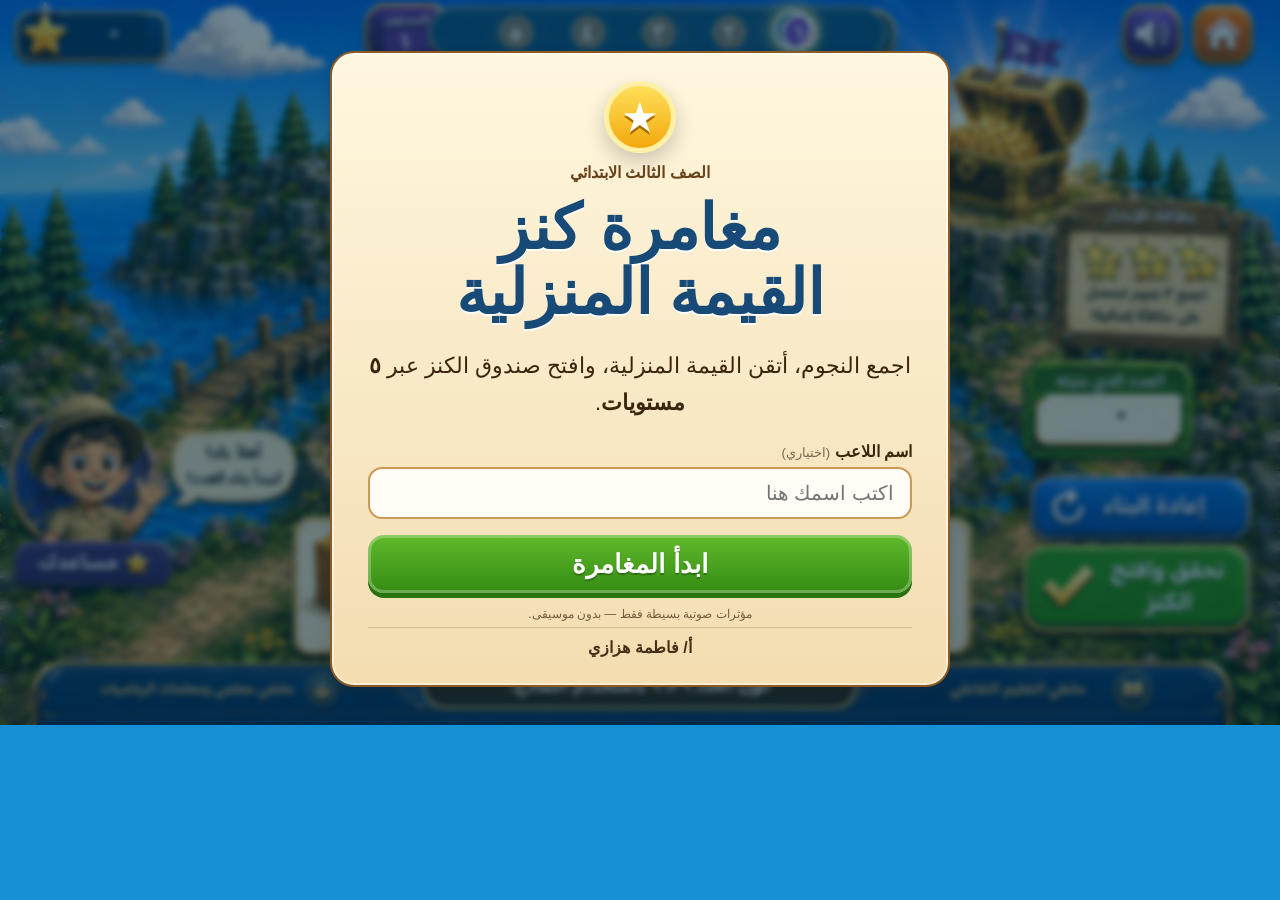
<file: index.html>
<!doctype html>
<html lang="ar" dir="rtl">
<head>
  <meta charset="utf-8">
  <meta name="viewport" content="width=device-width,initial-scale=1,viewport-fit=cover">
  <meta name="theme-color" content="#157bbf">
  <meta name="apple-mobile-web-app-capable" content="yes">
  <meta name="apple-mobile-web-app-status-bar-style" content="black-translucent">
  <meta name="apple-mobile-web-app-title" content="كنز القيمة">
  <meta name="description" content="مغامرة كنز القيمة المنزلية - لعبة تفاعلية للصف الثالث الابتدائي - V2.5 متجاوبة مع الجوال">
  <title>مغامرة كنز القيمة المنزلية</title>
  <link rel="manifest" href="manifest.webmanifest">
  <link rel="icon" href="assets/icon-192.png">
  <link rel="stylesheet" href="styles.css">
</head>
<body>
<main class="app" id="app" aria-label="مغامرة كنز القيمة المنزلية">
  <section class="stage" id="stage" aria-label="لوحة اللعبة التفاعلية">
    <div class="screen-shade" id="screenShade" aria-hidden="true"></div>

    <!-- مناطق ديناميكية مضبوطة فوق الصورة -->
    <div class="score-box ui-panel" aria-label="النقاط"><span class="score-star">★</span><span id="scoreDisplay">٠</span></div>
    <div class="level-badge ui-panel"><small>المستوى</small><strong id="levelDisplay">١</strong></div>
    <div class="progress" id="progress" aria-label="التقدم في المستويات"></div>

    <section class="target-card parchment" id="targetCard">
      <span id="targetLabel">العدد المطلوب</span>
      <strong id="targetDisplay">٤٢٧</strong>
    </section>

    <div class="built-card" id="builtCard">
      <small>العدد الذي بنيته</small>
      <strong id="builtDisplay">٠</strong>
    </div>

    <div class="count-badge" id="countThousands" data-place="thousands" role="button" tabindex="0" aria-label="عدد نماذج الألوف. اضغط لتقليل نموذج واحد">٠</div>
    <div class="count-badge" id="countHundreds" data-place="hundreds" role="button" tabindex="0" aria-label="عدد نماذج المئات. اضغط لتقليل نموذج واحد">٠</div>
    <div class="count-badge" id="countTens" data-place="tens" role="button" tabindex="0" aria-label="عدد نماذج العشرات. اضغط لتقليل نموذج واحد">٠</div>
    <div class="count-badge" id="countOnes" data-place="ones" role="button" tabindex="0" aria-label="عدد نماذج الآحاد. اضغط لتقليل نموذج واحد">٠</div>

    <button id="doorThousands" class="hit door" type="button" data-place="thousands" aria-label="باب الألوف"></button>
    <button id="doorHundreds" class="hit door" type="button" data-place="hundreds" aria-label="باب المئات"></button>
    <button id="doorTens" class="hit door" type="button" data-place="tens" aria-label="باب العشرات"></button>
    <button id="doorOnes" class="hit door" type="button" data-place="ones" aria-label="باب الآحاد"></button>

    <button id="modelThousands" class="hit model" type="button" data-model="thousands" aria-label="بطاقة نموذج الألف"></button>
    <button id="modelHundreds" class="hit model" type="button" data-model="hundreds" aria-label="بطاقة نموذج المئة"></button>
    <button id="modelTens" class="hit model" type="button" data-model="tens" aria-label="بطاقة نموذج العشرة"></button>
    <button id="modelOnes" class="hit model" type="button" data-model="ones" aria-label="بطاقة نموذج الواحد"></button>

    <!-- طبقة تغطي الصندوق المفتوح وتتحرك لتوحي بفتحه -->
    <div class="chest-effect" id="chestEffect" aria-hidden="true">
      <div class="chest-glow"></div>
      <div class="chest-lid"></div>
    </div>

    <section class="quiz-panel parchment" id="quizPanel" aria-live="polite" hidden>
      <div class="quiz-kicker" id="quizKicker">الصيغة القياسية</div>
      <h2 id="quizQuestion">اختر الإجابة الصحيحة</h2>
      <div class="quiz-prompt" id="quizPrompt"></div>
      <div class="options" id="options"></div>
      <div class="quiz-status" id="quizStatus"></div>
    </section>

    <button id="resetBtn" class="action reset" type="button">↻ إعادة البناء</button>
    <button id="checkBtn" class="action check" type="button">✓ تحقق وافتح الكنز</button>
    <button id="homeBtn" class="icon-hit" type="button" aria-label="العودة إلى شاشة البداية"></button>
    <button id="soundBtn" class="icon-hit" type="button" aria-label="تشغيل أو إيقاف المؤثرات الصوتية"></button>

    <div class="current-stars" id="currentStars" aria-label="نجوم المستوى">
      <span>★</span><span>★</span><span>★</span>
    </div>

    <div class="toast" id="toast" role="status" aria-live="polite"></div>
    <div class="confetti" id="confetti" aria-hidden="true"></div>

    <!-- شاشة البداية -->
    <section class="modal-screen start-screen" id="startScreen" aria-labelledby="startTitle">
      <div class="start-card parchment">
        <div class="treasure-mark">★</div>
        <p class="eyebrow">الصف الثالث الابتدائي</p>
        <h1 id="startTitle">مغامرة كنز<br>القيمة المنزلية</h1>
        <p class="start-copy">اجمع النجوم، أتقن القيمة المنزلية، وافتح صندوق الكنز عبر <b>٥ مستويات</b>.</p>
        <label class="name-label" for="studentName">اسم اللاعب <span>(اختياري)</span></label>
        <input id="studentName" class="name-input" type="text" maxlength="40" autocomplete="name" placeholder="اكتب اسمك هنا">
        <button id="startBtn" class="big-start" type="button">ابدأ المغامرة</button>
        <p class="sound-note">مؤثرات صوتية بسيطة فقط — بدون موسيقى.</p>
        <div class="signature">أ/ فاطمة هزازي</div>
      </div>
    </section>

    <!-- شاشة نجاح المستوى -->
    <section class="modal-screen reward-screen" id="rewardScreen" hidden aria-labelledby="rewardTitle">
      <div class="reward-card parchment">
        <div class="reward-icon">🏆</div>
        <h2 id="rewardTitle">أحسنت!</h2>
        <p id="rewardMessage">فتحت كنز المستوى.</p>
        <div class="reward-stars" id="rewardStars">★★★</div>
        <p class="reward-score">النقاط: <strong id="rewardScore">٠</strong></p>
        <button id="nextBtn" class="big-start" type="button">المستوى التالي</button>
      </div>
    </section>

    <!-- الشهادة النهائية -->
    <section class="modal-screen certificate-screen" id="certificateScreen" hidden aria-labelledby="certificateTitle">
      <div class="certificate" id="certificate">
        <div class="cert-stars">★ ★ ★</div>
        <p class="cert-top">شهادة إنجاز</p>
        <h2 id="certificateTitle">بطل القيمة المنزلية</h2>
        <p>تُمنح هذه الشهادة إلى</p>
        <div class="student-line" id="certificateName">بطل الرياضيات</div>
        <p>لإتمام جميع مستويات <b>مغامرة كنز القيمة المنزلية</b> بنجاح</p>
        <div class="cert-stats">
          <span>النقاط <strong id="certificateScore">٠</strong></span>
          <span>النجوم <strong id="certificateStars">٠</strong></span>
        </div>
        <p class="cert-date" id="certificateDate"></p>
        <div class="cert-sign">إشراف: أ/ فاطمة هزازي</div>
        <div class="cert-footer">ملتقى التعليم التفاعلي • ملتقى معلمي ومعلمات الرياضيات</div>
        <div class="certificate-actions no-print">
          <button id="printBtn" type="button">طباعة الشهادة</button>
          <button id="replayBtn" type="button">مغامرة جديدة</button>
        </div>
      </div>
    </section>
  </section>

</main>
  <!-- إرشاد تلقائي للجوال عند فتح اللعبة عموديًا -->
  <section class="orientation-gate" id="orientationGate" aria-label="توجيه وضع الجوال">
    <div class="orientation-card">
      <div class="rotate-device" aria-hidden="true">
        <span class="phone-shape"></span>
        <span class="rotate-arrow">↻</span>
      </div>
      <p class="orientation-kicker">مغامرة كنز القيمة المنزلية</p>
      <h2>أدر الجوال للوضع الأفقي</h2>
      <p>ستظهر اللعبة كاملة وبحجم مناسب تلقائيًا عند تدوير الجهاز.</p>
      <div class="orientation-stars" aria-hidden="true">★ ★ ★</div>
      <small>أ/ فاطمة هزازي</small>
    </div>
  </section>

<div id="dragGhost" class="drag-ghost" aria-hidden="true"><span></span></div>
<script src="game.js"></script>
</body>
</html>
</file>
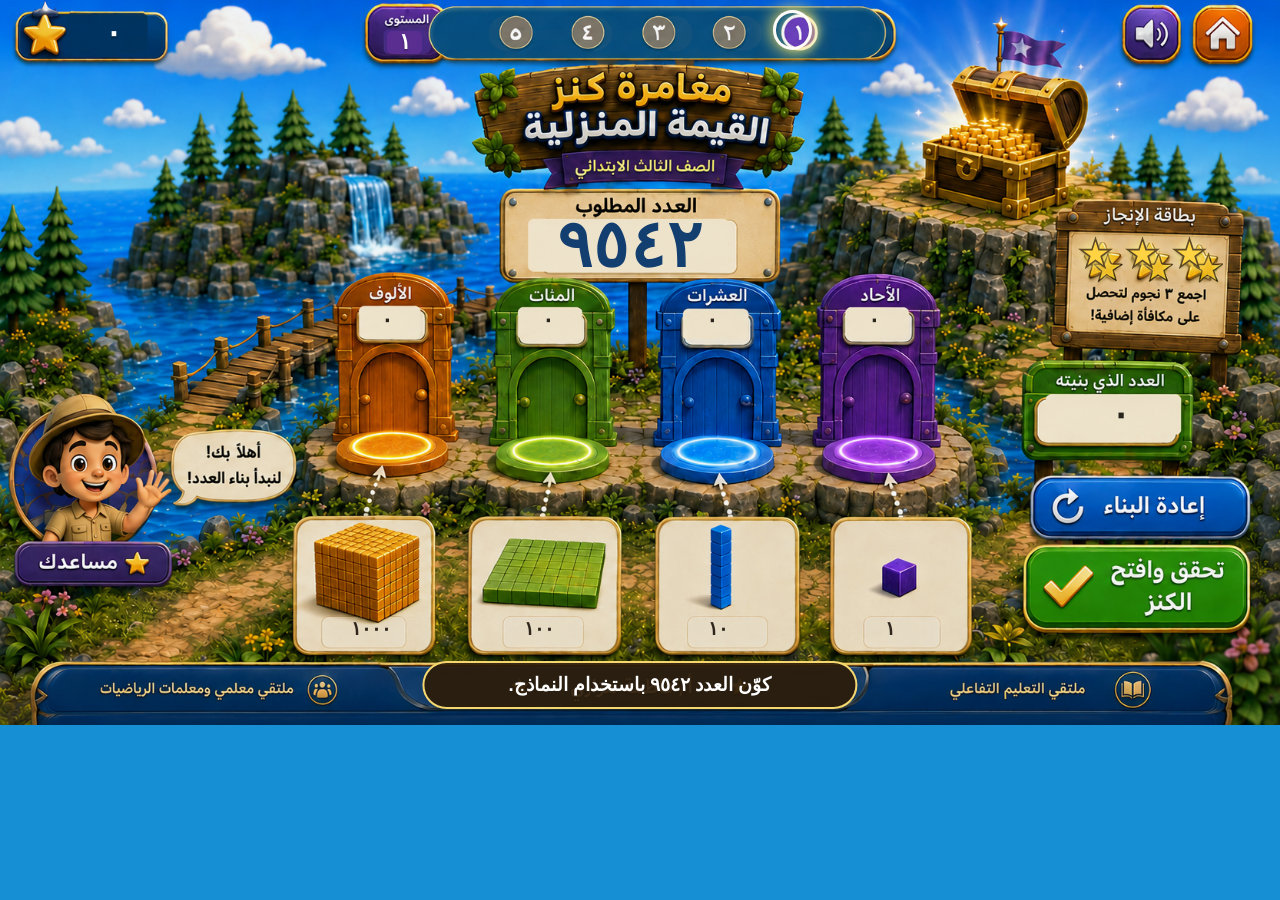
<file: test.html>
<!doctype html>
<html lang="ar" dir="rtl">
<head>
  <meta charset="utf-8">
  <meta name="viewport" content="width=device-width,initial-scale=1,viewport-fit=cover">
  <meta name="theme-color" content="#157bbf">
  <meta name="description" content="مغامرة كنز القيمة المنزلية - لعبة تفاعلية للصف الثالث الابتدائي - V2.3">
  <title>مغامرة كنز القيمة المنزلية</title>
  <link rel="manifest" href="manifest.webmanifest">
  <link rel="icon" href="assets/icon-192.png">
  <link rel="stylesheet" href="styles.css">
<style>#startScreen{display:none!important}</style></head>
<body>
<main class="app" id="app" aria-label="مغامرة كنز القيمة المنزلية">
  <section class="stage" id="stage" aria-label="لوحة اللعبة التفاعلية">
    <div class="screen-shade" id="screenShade" aria-hidden="true"></div>

    <!-- مناطق ديناميكية مضبوطة فوق الصورة -->
    <div class="score-box ui-panel" aria-label="النقاط"><span class="score-star">★</span><span id="scoreDisplay">٠</span></div>
    <div class="level-badge ui-panel"><small>المستوى</small><strong id="levelDisplay">١</strong></div>
    <div class="progress" id="progress" aria-label="التقدم في المستويات"></div>

    <section class="target-card parchment" id="targetCard">
      <span id="targetLabel">العدد المطلوب</span>
      <strong id="targetDisplay">٤٢٧</strong>
    </section>

    <div class="built-card" id="builtCard">
      <small>العدد الذي بنيته</small>
      <strong id="builtDisplay">٠</strong>
    </div>

    <div class="count-badge" id="countThousands" data-place="thousands" role="button" tabindex="0" aria-label="عدد نماذج الألوف. اضغط لتقليل نموذج واحد">٠</div>
    <div class="count-badge" id="countHundreds" data-place="hundreds" role="button" tabindex="0" aria-label="عدد نماذج المئات. اضغط لتقليل نموذج واحد">٠</div>
    <div class="count-badge" id="countTens" data-place="tens" role="button" tabindex="0" aria-label="عدد نماذج العشرات. اضغط لتقليل نموذج واحد">٠</div>
    <div class="count-badge" id="countOnes" data-place="ones" role="button" tabindex="0" aria-label="عدد نماذج الآحاد. اضغط لتقليل نموذج واحد">٠</div>

    <button id="doorThousands" class="hit door" type="button" data-place="thousands" aria-label="باب الألوف"></button>
    <button id="doorHundreds" class="hit door" type="button" data-place="hundreds" aria-label="باب المئات"></button>
    <button id="doorTens" class="hit door" type="button" data-place="tens" aria-label="باب العشرات"></button>
    <button id="doorOnes" class="hit door" type="button" data-place="ones" aria-label="باب الآحاد"></button>

    <button id="modelThousands" class="hit model" type="button" data-model="thousands" aria-label="بطاقة نموذج الألف"></button>
    <button id="modelHundreds" class="hit model" type="button" data-model="hundreds" aria-label="بطاقة نموذج المئة"></button>
    <button id="modelTens" class="hit model" type="button" data-model="tens" aria-label="بطاقة نموذج العشرة"></button>
    <button id="modelOnes" class="hit model" type="button" data-model="ones" aria-label="بطاقة نموذج الواحد"></button>

    <!-- طبقة تغطي الصندوق المفتوح وتتحرك لتوحي بفتحه -->
    <div class="chest-effect" id="chestEffect" aria-hidden="true">
      <div class="chest-glow"></div>
      <div class="chest-lid"></div>
    </div>

    <section class="quiz-panel parchment" id="quizPanel" aria-live="polite" hidden>
      <div class="quiz-kicker" id="quizKicker">الصيغة القياسية</div>
      <h2 id="quizQuestion">اختر الإجابة الصحيحة</h2>
      <div class="quiz-prompt" id="quizPrompt"></div>
      <div class="options" id="options"></div>
      <div class="quiz-status" id="quizStatus"></div>
    </section>

    <button id="resetBtn" class="action reset" type="button">↻ إعادة البناء</button>
    <button id="checkBtn" class="action check" type="button">✓ تحقق وافتح الكنز</button>
    <button id="homeBtn" class="icon-hit" type="button" aria-label="العودة إلى شاشة البداية"></button>
    <button id="soundBtn" class="icon-hit" type="button" aria-label="تشغيل أو إيقاف المؤثرات الصوتية"></button>

    <div class="current-stars" id="currentStars" aria-label="نجوم المستوى">
      <span>★</span><span>★</span><span>★</span>
    </div>

    <div class="toast" id="toast" role="status" aria-live="polite"></div>
    <div class="confetti" id="confetti" aria-hidden="true"></div>

    <!-- شاشة البداية -->
    <section class="modal-screen start-screen" id="startScreen" aria-labelledby="startTitle">
      <div class="start-card parchment">
        <div class="treasure-mark">★</div>
        <p class="eyebrow">الصف الثالث الابتدائي</p>
        <h1 id="startTitle">مغامرة كنز<br>القيمة المنزلية</h1>
        <p class="start-copy">اجمع النجوم، أتقن القيمة المنزلية، وافتح صندوق الكنز عبر <b>٥ مستويات</b>.</p>
        <label class="name-label" for="studentName">اسم اللاعب <span>(اختياري)</span></label>
        <input id="studentName" class="name-input" type="text" maxlength="40" autocomplete="name" placeholder="اكتب اسمك هنا">
        <button id="startBtn" class="big-start" type="button">ابدأ المغامرة</button>
        <p class="sound-note">مؤثرات صوتية بسيطة فقط — بدون موسيقى.</p>
        <div class="signature">أ/ فاطمة هزازي</div>
      </div>
    </section>

    <!-- شاشة نجاح المستوى -->
    <section class="modal-screen reward-screen" id="rewardScreen" hidden aria-labelledby="rewardTitle">
      <div class="reward-card parchment">
        <div class="reward-icon">🏆</div>
        <h2 id="rewardTitle">أحسنت!</h2>
        <p id="rewardMessage">فتحت كنز المستوى.</p>
        <div class="reward-stars" id="rewardStars">★★★</div>
        <p class="reward-score">النقاط: <strong id="rewardScore">٠</strong></p>
        <button id="nextBtn" class="big-start" type="button">المستوى التالي</button>
      </div>
    </section>

    <!-- الشهادة النهائية -->
    <section class="modal-screen certificate-screen" id="certificateScreen" hidden aria-labelledby="certificateTitle">
      <div class="certificate" id="certificate">
        <div class="cert-stars">★ ★ ★</div>
        <p class="cert-top">شهادة إنجاز</p>
        <h2 id="certificateTitle">بطل القيمة المنزلية</h2>
        <p>تُمنح هذه الشهادة إلى</p>
        <div class="student-line" id="certificateName">بطل الرياضيات</div>
        <p>لإتمام جميع مستويات <b>مغامرة كنز القيمة المنزلية</b> بنجاح</p>
        <div class="cert-stats">
          <span>النقاط <strong id="certificateScore">٠</strong></span>
          <span>النجوم <strong id="certificateStars">٠</strong></span>
        </div>
        <p class="cert-date" id="certificateDate"></p>
        <div class="cert-sign">إشراف: أ/ فاطمة هزازي</div>
        <div class="cert-footer">ملتقى التعليم التفاعلي • ملتقى معلمي ومعلمات الرياضيات</div>
        <div class="certificate-actions no-print">
          <button id="printBtn" type="button">طباعة الشهادة</button>
          <button id="replayBtn" type="button">مغامرة جديدة</button>
        </div>
      </div>
    </section>
  </section>

</main>

<div id="dragGhost" class="drag-ghost" aria-hidden="true"><span></span></div>
<script src="game.js"></script>
</body>
</html>
</file>
<file: styles.css>
:root{
  font-family:Tahoma,"Segoe UI",Arial,sans-serif;
  --blue:#126fae;--deep:#074b79;--gold:#ffd04e;--gold2:#ffed9c;--green:#46a71a;--ink:#3b260d;--paper:#fff0cc;
}
*{box-sizing:border-box;-webkit-tap-highlight-color:transparent}
html,body{margin:0;min-height:100%;background:linear-gradient(#148fda,#75c8e8);color:#fff}
body{padding:8px;overflow-x:hidden}
button,input{font:inherit}
button{touch-action:manipulation}
.app{width:min(100%,1450px);margin:auto}
.stage{position:relative;width:100%;aspect-ratio:1450/824;background:url('assets/treasure-bg.png') center/100% 100% no-repeat;border-radius:20px;overflow:hidden;box-shadow:0 14px 42px rgba(3,58,91,.30);user-select:none;-webkit-user-select:none;isolation:isolate}
.screen-shade{position:absolute;inset:0;background:rgba(3,43,64,.10);z-index:2;pointer-events:none;transition:background .25s}
.ui-panel,.parchment{background:linear-gradient(180deg,#fff7df,#f3ddb1);border:2px solid #8a5b27;box-shadow:inset 0 0 0 2px rgba(255,255,255,.45),0 5px 12px rgba(56,31,10,.18);color:var(--ink)}
.score-box{position:absolute;z-index:20;left:1.6%;top:1.7%;width:11.4%;height:7.3%;display:flex;align-items:center;justify-content:center;gap:9%;border-radius:15px;background:#106da9;border-color:#f6c65a;color:#fff;font-size:clamp(14px,2.5vw,39px);font-weight:900;text-shadow:0 2px 2px rgba(0,0,0,.28)}
.score-star{color:#ffd43f;filter:drop-shadow(0 2px 1px #7c4a00)}
.level-badge{position:absolute;z-index:20;left:29.2%;top:1.6%;width:6.1%;height:7.3%;border-radius:13px;background:#593194;border-color:#e0aa3b;color:#fff;display:flex;flex-direction:column;align-items:center;justify-content:center;line-height:1.05;text-shadow:0 2px 2px rgba(0,0,0,.25)}
.level-badge small{font-size:clamp(8px,.85vw,15px);font-weight:800}.level-badge strong{font-size:clamp(14px,2vw,31px)}
.progress{position:absolute;z-index:19;left:34.1%;top:1.5%;width:35.9%;height:7.4%;border-radius:999px;background:rgba(5,83,132,.92);border:2px solid rgba(255,217,97,.85);display:flex;direction:rtl;align-items:center;justify-content:space-around;padding:0 4%;box-shadow:inset 0 2px 5px rgba(255,255,255,.22)}
.progress span{width:9.2%;aspect-ratio:1;border-radius:50%;display:grid;place-items:center;background:#817d72;border:2px solid #e8d99f;color:#fff;font-weight:900;font-size:clamp(10px,1.55vw,25px);box-shadow:0 2px 5px rgba(0,0,0,.25)}
.progress span.done{background:#4aa22a}.progress span.current{background:#7445c0;box-shadow:0 0 0 3px white,0 0 18px #ffe870}
.target-card{position:absolute;z-index:18;left:39.4%;top:26.4%;width:21.0%;height:13.6%;border-radius:12px;display:flex;flex-direction:column;align-items:center;justify-content:center;padding-top:1%;text-align:center}
.target-card span{font-size:clamp(12px,1.55vw,25px);font-weight:900}.target-card strong{font-size:clamp(30px,5.25vw,83px);color:#123e70;line-height:1.02;font-weight:900;letter-spacing:.04em}
.built-card{position:absolute;z-index:18;left:82.2%;top:51.7%;width:13.2%;height:12.4%;border-radius:10px;background:linear-gradient(#3b9b2a,#256e20);border:3px solid #846022;box-shadow:inset 0 0 0 3px rgba(255,255,255,.2);display:flex;flex-direction:column;align-items:center;justify-content:center;color:#fff;text-shadow:0 2px 1px rgba(0,0,0,.24)}
.built-card small{font-size:clamp(9px,1.2vw,20px);font-weight:900}.built-card strong{margin-top:4%;width:78%;height:44%;display:grid;place-items:center;border-radius:8px;background:#fff2d9;color:#2a261e;text-shadow:none;font-size:clamp(18px,3vw,48px);border:2px solid rgba(112,70,24,.4)}
.count-badge{position:absolute;z-index:24;top:43.2%;width:4.6%;height:4.5%;border-radius:9px;background:#fff1d4;border:2px solid rgba(102,62,23,.55);display:grid;place-items:center;color:#2b271e;font-weight:900;font-size:clamp(12px,1.85vw,30px);cursor:pointer}
#countThousands{left:28.6%}#countHundreds{left:40.8%}#countTens{left:53.5%}#countOnes{left:66.0%}
.count-badge:focus-visible{outline:4px solid #fff;box-shadow:0 0 0 7px #0c85d3}
.hit{position:absolute;z-index:22;border:0;background:transparent;padding:0;cursor:pointer;outline:0}
.hit:focus-visible{box-shadow:0 0 0 4px rgba(255,255,255,.95),0 0 0 8px #f4c83d}
.door{top:38.2%;height:28.6%;width:11.1%;border-radius:18px}
#doorThousands{left:26.3%}#doorHundreds{left:38.6%}#doorTens{left:51.2%}#doorOnes{left:63.9%}
.model{top:71.6%;height:19.2%;border-radius:19px;touch-action:none}
#modelThousands{left:23.0%;width:13.0%}#modelHundreds{left:36.1%;width:14.0%}#modelTens{left:51.9%;width:11.8%}#modelOnes{left:64.8%;width:11.8%}
.model.selected{background:rgba(255,230,87,.20);box-shadow:inset 0 0 0 6px rgba(255,238,103,.95),0 0 26px #ffe25c}
.door.correct-flash{animation:correctFlash .55s ease}.door.wrong-flash{animation:wrongFlash .4s ease}.count-badge.decrease{animation:countPop .25s ease}
@keyframes correctFlash{0%,100%{box-shadow:none}50%{box-shadow:inset 0 0 0 8px #fff,0 0 38px #fff36e}}
@keyframes wrongFlash{0%,100%{transform:translateX(0)}25%{transform:translateX(-7px)}75%{transform:translateX(7px)}}
@keyframes countPop{50%{transform:scale(.78)}}
.action{position:absolute;z-index:25;border:0;color:white;font-weight:900;cursor:pointer;text-shadow:0 2px 2px rgba(0,0,0,.25);box-shadow:inset 0 0 0 3px rgba(255,255,255,.26),0 5px 10px rgba(27,31,19,.18)}
.action:focus-visible{outline:4px solid #fff;box-shadow:0 0 0 7px #ffe069}
.reset{left:81.3%;top:68.7%;width:16.6%;height:8.3%;border-radius:17px;background:linear-gradient(#2784cc,#1168b1);font-size:clamp(11px,1.65vw,27px)}
.check{left:81.3%;top:78.2%;width:16.7%;height:13.2%;border-radius:20px;background:linear-gradient(#63b82a,#2b8b10);font-size:clamp(13px,2vw,33px);padding:0 1.5%}
.icon-hit{position:absolute;z-index:27;top:1.4%;width:5.3%;height:8.1%;border:0;background:transparent;border-radius:50%;cursor:pointer;color:transparent}
#soundBtn{left:87.1%}#homeBtn{left:93.4%}
.icon-hit:focus-visible{outline:4px solid white;box-shadow:0 0 0 7px #ffd353}
.current-stars{position:absolute;z-index:24;left:85.4%;top:34.1%;width:12%;height:7%;display:flex;align-items:center;justify-content:space-around;direction:ltr;pointer-events:none}
.current-stars span{font-size:clamp(18px,3vw,48px);color:#908d84;-webkit-text-stroke:1.5px #5e4b25;text-shadow:0 2px 2px rgba(0,0,0,.23);transition:.22s}
.current-stars span.on{color:#ffd342;transform:scale(1.07);filter:drop-shadow(0 0 5px #fff28b)}
.chest-effect{position:absolute;z-index:16;left:73.3%;top:8.5%;width:13.8%;height:21%;pointer-events:none;transform-origin:center bottom}
.chest-lid{position:absolute;left:6%;top:36%;width:89%;height:34%;border:6px solid #e7a817;border-radius:34px 34px 9px 9px;background:linear-gradient(#784119,#4d270e);box-shadow:inset 0 0 0 4px #9d5f20,0 6px 8px rgba(0,0,0,.24);transform-origin:50% 100%;transition:transform .65s cubic-bezier(.2,.8,.25,1),opacity .4s}
.chest-glow{position:absolute;inset:10% -10% -4%;border-radius:50%;opacity:0;background:radial-gradient(circle,rgba(255,235,79,.75),rgba(255,199,23,.2) 40%,transparent 70%);filter:blur(4px);transition:opacity .35s}
.chest-effect.open .chest-lid{transform:perspective(420px) rotateX(-118deg) translateY(-10%);opacity:.08}.chest-effect.open .chest-glow{opacity:1;animation:glowPulse .8s ease 2}
@keyframes glowPulse{50%{transform:scale(1.12);opacity:1}}
.quiz-panel{position:absolute;z-index:40;left:23.4%;top:23.8%;width:56.3%;min-height:54.5%;border-radius:18px;padding:2.2% 3% 2.5%;display:flex;flex-direction:column;align-items:center;text-align:center}
.quiz-panel[hidden]{display:none}.quiz-kicker{display:inline-block;padding:.35em .9em;border-radius:999px;background:#5d3995;color:#fff;font-weight:900;font-size:clamp(10px,1.3vw,21px);border:2px solid #d5a847}.quiz-panel h2{font-size:clamp(18px,2.5vw,40px);margin:.35em 0 .2em}.quiz-prompt{width:100%;min-height:2.2em;display:grid;place-items:center;color:#123f6c;font-size:clamp(24px,4.2vw,66px);font-weight:900;line-height:1.45;margin:.15em 0 .4em}.quiz-prompt.words{font-size:clamp(17px,2.35vw,38px);color:#3d2813}.options{width:100%;display:grid;grid-template-columns:1fr 1fr;gap:12px}.option{min-height:64px;border-radius:15px;border:3px solid #c3954b;background:linear-gradient(#fffaf0,#f3e1bd);color:#3a2915;font-weight:900;font-size:clamp(15px,1.8vw,29px);padding:.65em .8em;cursor:pointer;box-shadow:0 5px 0 #b27b33;line-height:1.45}.option:hover{transform:translateY(-1px)}.option.correct{background:#dff7c9;border-color:#55a42b;box-shadow:0 5px 0 #3c851d}.option.wrong{animation:wrongFlash .35s;background:#ffe1d7;border-color:#c94f37}.option:focus-visible{outline:4px solid #176dab;outline-offset:2px}.quiz-status{min-height:1.8em;margin-top:12px;font-size:clamp(11px,1.3vw,20px);font-weight:900;color:#6e4a1d}
.toast{position:absolute;z-index:70;left:50%;bottom:3.6%;transform:translateX(-50%);min-width:34%;max-width:72%;padding:.6em 1em;border-radius:999px;background:rgba(45,28,10,.93);border:2px solid rgba(255,226,117,.95);font-weight:900;text-align:center;font-size:clamp(10px,1.45vw,23px);opacity:0;pointer-events:none;transition:opacity .18s}.toast.show{opacity:1}
.drag-ghost{position:fixed;z-index:9999;pointer-events:none;width:72px;height:72px;display:none;align-items:center;justify-content:center;border-radius:18px;background:rgba(255,248,220,.96);border:4px solid #efb628;box-shadow:0 12px 28px rgba(0,0,0,.28)}.drag-ghost.show{display:flex}.drag-ghost span{width:44px;height:44px;background:#f2af20;border-radius:7px;box-shadow:inset 0 0 0 2px #c78300}
.confetti{position:absolute;z-index:80;inset:0;pointer-events:none;overflow:hidden}.confetti i{position:absolute;top:-5%;width:10px;height:17px;border-radius:3px;background:var(--c);animation:fall 1.45s ease-in forwards;transform:rotate(var(--r))}@keyframes fall{to{top:105%;transform:translateX(var(--x)) rotate(570deg)}}
.modal-screen{position:absolute;z-index:100;inset:0;display:grid;place-items:center;padding:4%;background:rgba(3,43,67,.54);backdrop-filter:blur(3px)}.modal-screen[hidden]{display:none}.start-card,.reward-card{width:min(92%,620px);border-radius:24px;padding:28px 36px;text-align:center}.treasure-mark{margin:auto;width:72px;height:72px;border-radius:50%;display:grid;place-items:center;background:linear-gradient(#ffdf5a,#f2a90c);border:5px solid #fff0a6;color:white;font-size:42px;text-shadow:0 3px 0 #a76d00;box-shadow:0 8px 20px rgba(0,0,0,.2)}.eyebrow{margin:10px 0 0;color:#68421a;font-weight:900}.start-card h1{margin:.2em 0;color:#174a76;font-size:clamp(30px,5vw,62px);line-height:1.05;text-shadow:0 2px 0 #fff}.start-copy{font-size:clamp(14px,1.7vw,22px);line-height:1.7}.name-label{display:block;text-align:right;font-weight:900;margin:12px 0 6px}.name-label span{font-weight:500;font-size:.82em;color:#7a674e}.name-input{width:100%;min-height:52px;border-radius:14px;border:2px solid #c89a53;background:#fffdf6;padding:0 16px;font-size:20px;color:#34230f;outline:none}.name-input:focus{border-color:#187ebd;box-shadow:0 0 0 4px rgba(24,126,189,.18)}.big-start{margin-top:16px;width:100%;min-height:58px;border:0;border-radius:16px;background:linear-gradient(#62b92c,#338c12);color:white;font-size:clamp(18px,2vw,27px);font-weight:900;text-shadow:0 2px 1px rgba(0,0,0,.25);box-shadow:inset 0 0 0 3px rgba(255,255,255,.27),0 5px 0 #27730d;cursor:pointer}.big-start:focus-visible{outline:4px solid #126ca6}.sound-note{font-size:12px;color:#765c3f;margin:14px 0 6px}.signature{font-weight:900;color:#443017;border-top:1px solid rgba(107,68,26,.22);padding-top:10px}.reward-card{width:min(90%,500px)}.reward-icon{font-size:64px}.reward-card h2{font-size:clamp(30px,4vw,54px);color:#174a76;margin:.15em 0}.reward-card p{font-size:clamp(14px,1.7vw,23px)}.reward-stars{direction:ltr;color:#ffbf19;font-size:clamp(38px,6vw,72px);letter-spacing:.12em;text-shadow:0 2px 0 #8e5a00}.reward-score strong{font-size:1.35em;color:#174a76}
.certificate-screen{z-index:120;background:rgba(0,46,70,.72);padding:2%}.certificate{width:min(94%,850px);background:radial-gradient(circle at top,#fffef5,#f5e5b9);border:11px double #bd8424;border-radius:18px;color:#3b2a14;text-align:center;padding:32px 46px 24px;box-shadow:0 18px 45px rgba(0,0,0,.3);position:relative}.cert-stars{direction:ltr;color:#e6aa17;font-size:32px;letter-spacing:.2em}.cert-top{font-weight:900;color:#76521d;margin:.2em 0}.certificate h2{margin:.1em 0 .35em;color:#174d79;font-size:clamp(34px,5vw,64px)}.certificate p{font-size:clamp(14px,1.65vw,22px);line-height:1.65}.student-line{margin:13px auto;padding:7px 20px;width:min(88%,560px);border-bottom:3px solid #bb8b37;font-size:clamp(26px,3.5vw,46px);font-weight:900;color:#52310d}.cert-stats{display:flex;gap:18px;justify-content:center;flex-wrap:wrap;margin:18px 0}.cert-stats span{background:#fff7de;border:2px solid #d5ad63;border-radius:999px;padding:8px 18px;font-weight:900}.cert-stats strong{color:#174d79}.cert-date{color:#76521d}.cert-sign{margin-top:22px;font-weight:900;font-size:18px}.cert-footer{margin-top:9px;font-size:13px;color:#6e5c43}.certificate-actions{margin-top:22px;display:flex;gap:12px;justify-content:center;flex-wrap:wrap}.certificate-actions button{min-height:48px;border:0;border-radius:12px;padding:0 24px;color:white;font-weight:900;background:#176fab;cursor:pointer}.certificate-actions button:last-child{background:#3f9220}
body.quiz-mode .target-card,body.quiz-mode .built-card,body.quiz-mode .count-badge,body.quiz-mode .door,body.quiz-mode .model,body.quiz-mode .reset{opacity:0;pointer-events:none}
body.quiz-mode body.quiz-mode .check{display:none}
@media(max-width:780px){body{padding:4px}.stage{border-radius:9px}.options{gap:7px}.option{min-height:52px}.quiz-panel{padding:2%}.toast{max-width:90%;min-width:55%}.start-card{padding:22px}.certificate{padding:20px 18px;border-width:7px}}
@media(prefers-reduced-motion:reduce){*{animation:none!important;transition:none!important}.chest-lid{display:none}}
@media print{
  body{background:#fff;padding:0}.app{width:100%}.stage{background:none;aspect-ratio:auto;overflow:visible;box-shadow:none}.stage>*:not(.certificate-screen){display:none!important}.certificate-screen{position:static;display:block!important;background:#fff;padding:0}.certificate{width:100%;max-width:none;min-height:95vh;box-shadow:none;border:10px double #9b6d1f;display:flex;flex-direction:column;justify-content:center}.no-print{display:none!important}
}

/* ===== V2.1: ضبط بصري دقيق فوق الواجهة الأصلية ===== */
.screen-shade{background:rgba(3,43,64,.025)}

/* نستخدم عناصر الرسم الأصلية قدر الإمكان، ونغطي فقط القيم المتغيرة. */
.score-box{
  left:5.55%;top:1.78%;width:6.45%;height:6.15%;
  border:0;box-shadow:none;border-radius:9px;background:#0e6fa9;
  gap:0;font-family:Arial,"Segoe UI",sans-serif;font-size:clamp(17px,2.45vw,40px)
}
.score-star{display:none}

.level-badge{
  left:29.2%;top:1.55%;width:6.25%;height:7.2%;
  border:0;box-shadow:none;background:transparent;color:#fff
}
.level-badge small{display:none}
.level-badge strong{
  position:absolute;left:22%;right:22%;bottom:8%;height:46%;
  display:grid;place-items:center;border-radius:6px;background:#573092;
  font-family:Arial,"Segoe UI",sans-serif;font-size:clamp(13px,1.85vw,30px)
}

/* لوحة التعليمات: نترك الإطار الخشبي الأصلي ظاهرًا. */

/* بطاقة العدد المطلوب: نبقي اللوحة الأصلية ونستبدل الرقم فقط. */
.target-card{
  left:39.1%;top:26.25%;width:21.25%;height:13.8%;
  border:0;box-shadow:none;background:transparent;padding:0;pointer-events:none
}
.target-card span{display:none}
.target-card strong{
  position:absolute;left:12.8%;top:34%;width:74.4%;height:55%;
  display:grid;place-items:center;background:#f8ecd2;border-radius:8px;
  color:#123e70;font-family:Arial,"Segoe UI",sans-serif;
  font-size:clamp(31px,5.15vw,82px);line-height:1;font-weight:800;letter-spacing:.025em
}

/* لوحة العدد المبني: نحافظ على اللوحة الخضراء الأصلية ونحدث خانة الرقم فقط. */
.built-card{
  left:81.2%;top:49.75%;width:14.4%;height:14.4%;
  border:0;box-shadow:none;background:transparent;color:transparent;text-shadow:none;pointer-events:none
}
.built-card small{display:none}
.built-card strong{
  position:absolute;left:10%;top:39%;width:80%;height:39%;margin:0;
  display:grid;place-items:center;border:0;border-radius:7px;background:#f8ecd3;
  color:#27231d;font-family:Arial,"Segoe UI",sans-serif;font-size:clamp(18px,2.8vw,46px);font-weight:800
}

/* عدادات المنازل في الخانات البيضاء الموجودة أصلًا فوق الأبواب. */
.count-badge{
  top:43.05%;width:4.65%;height:4.65%;border:0;box-shadow:none;border-radius:7px;
  background:#f8ecd1;color:#2b271e;font-family:Arial,"Segoe UI",sans-serif;
  font-size:clamp(13px,1.72vw,28px);font-weight:800
}
#countThousands{left:28.55%}
#countHundreds{left:41.00%}
#countTens{left:53.86%}
#countOnes{left:66.48%}

/* توسيع مناطق الإسقاط لتشمل الباب والمنصة المضيئة تحته. */
.door{top:37.4%;height:30.4%;width:11.35%;border-radius:18px}
#doorThousands{left:25.9%}
#doorHundreds{left:38.35%}
#doorTens{left:51.15%}
#doorOnes{left:63.85%}
.door.portal-pop{animation:portalPop .42s ease}
@keyframes portalPop{50%{box-shadow:inset 0 0 0 7px rgba(255,255,255,.9),0 0 34px rgba(255,238,106,.95);transform:scale(1.025)}}

/* أزرار الصورة الأصلية هي التي تظهر؛ هذه الطبقة للنقر فقط. */
.action{background:transparent!important;color:transparent!important;text-shadow:none!important;box-shadow:none!important;border:0!important}
.action:hover{box-shadow:inset 0 0 0 4px rgba(255,255,255,.32)!important}
.action:active{transform:scale(.985)}
.reset{left:80.95%;top:67.2%;width:17.35%;height:9.1%}
.check{left:80.9%;top:77.2%;width:17.4%;height:14.1%}

/* الصندوق مرسوم ومفتوح في الخلفية؛ نضيف وهجًا وشرارات فقط بدل المستطيل البني. */
.chest-effect{left:71.7%;top:5.0%;width:17.0%;height:26.0%;z-index:17;overflow:visible}
.chest-lid{display:none!important}
.chest-glow{
  inset:5% -5% -2%;background:radial-gradient(circle at 50% 54%,rgba(255,247,143,.94),rgba(255,202,43,.38) 35%,transparent 70%);
  filter:blur(3px);mix-blend-mode:screen
}
.chest-effect::before,.chest-effect::after{
  position:absolute;left:50%;top:46%;transform:translate(-50%,-50%) scale(.45);
  opacity:0;pointer-events:none;color:#fff3a1;font-size:clamp(18px,2.3vw,38px);font-weight:900;
  text-shadow:-42px -12px 0 #ffd34d,40px -28px 0 #fff4a4,-58px 32px 0 #fff0aa,55px 28px 0 #ffc52e
}
.chest-effect::before{content:"✦"}
.chest-effect::after{content:"✦";top:58%;font-size:clamp(13px,1.65vw,27px)}
.chest-effect.open{animation:chestPulse .75s ease 2}
.chest-effect.open::before{animation:sparkBurst .9s ease-out 2}
.chest-effect.open::after{animation:sparkBurst2 .9s .12s ease-out 2}
@keyframes chestPulse{50%{transform:scale(1.045)}}
@keyframes sparkBurst{0%{opacity:0;transform:translate(-50%,-50%) scale(.2) rotate(0)}45%{opacity:1}100%{opacity:0;transform:translate(-50%,-95%) scale(1.25) rotate(25deg)}}
@keyframes sparkBurst2{0%{opacity:0;transform:translate(-50%,-50%) scale(.2) rotate(0)}45%{opacity:1}100%{opacity:0;transform:translate(-50%,-120%) scale(1.05) rotate(-25deg)}}

/* نموذج السحب يوضح قيمة البطاقة بدل مربع عام. */
.drag-ghost{width:82px;height:82px;border-radius:20px;background:rgba(255,248,220,.98);border:4px solid #efb628}
.drag-ghost span{width:auto;height:auto;background:none;box-shadow:none;border-radius:0;color:#174e7c;font-weight:900;font-family:Arial,"Segoe UI",sans-serif;font-size:22px}

/* حركة مصغرة للبطاقة عند انتقالها إلى المنزلة الصحيحة. */
.fly-model{
  position:fixed;z-index:10000;display:grid;place-items:center;pointer-events:none;
  width:62px;height:62px;border-radius:16px;background:linear-gradient(#fff7d8,#f2c24f);
  border:4px solid #fff5a8;color:#15436c;font:900 18px Arial,"Segoe UI",sans-serif;
  box-shadow:0 10px 24px rgba(0,0,0,.28);transition:transform .42s cubic-bezier(.2,.75,.2,1),opacity .42s ease
}

/* الأرقام في الواجهة دائمًا باتجاه ثابت وواضح. */
#scoreDisplay,#levelDisplay,#targetDisplay,#builtDisplay,.count-badge,.progress span,.reward-score strong,.cert-stats strong{direction:ltr;unicode-bidi:isolate}

@media(max-width:780px){
    .target-card strong{top:35%;height:54%}
}


/* ===== V2.2: واجهة نظيفة بلا لوحة تعليمات جانبية وبلا شريط سفلي ===== */
html,body{background:#168fd4}
body{padding:0}
.stage{border-radius:0;box-shadow:none}

/* العدد المطلوب على الصورة النظيفة */
.target-card{left:39.15%;top:27.05%;width:21.35%;height:12.75%}
.target-card strong{left:12.8%;top:33%;width:74.4%;height:57%}

/* خانة العدد الذي بناه الطالب */
.built-card{left:80.75%;top:51.05%;width:14.4%;height:13.4%}
.built-card strong{left:10%;top:37%;width:80%;height:40%}

/* عدادات المنازل */
.count-badge{top:43.2%}
#countThousands{left:28.45%}
#countHundreds{left:40.95%}
#countTens{left:53.70%}
#countOnes{left:66.30%}

/* الأبواب ومناطق الإسقاط */
.door{top:39.0%;height:28.7%;width:11.45%}
#doorThousands{left:25.85%}
#doorHundreds{left:38.35%}
#doorTens{left:51.10%}
#doorOnes{left:63.70%}

/* بطاقات نماذج القيمة المنزلية */
.model{top:72.1%;height:19.1%}
#modelThousands{left:23.35%;width:13.1%}
#modelHundreds{left:36.55%;width:14.1%}
#modelTens{left:51.00%;width:12.6%}
#modelOnes{left:64.65%;width:12.0%}

/* مناطق النقر على الأزرار الأصلية */
.reset{left:80.75%;top:66.8%;width:17.55%;height:9.2%}
.check{left:80.70%;top:76.8%;width:17.65%;height:13.2%}
#soundBtn{left:87.30%}
#homeBtn{left:93.25%}
.current-stars{left:85.05%;top:33.8%;width:12.1%;height:7.2%}
.chest-effect{left:71.75%;top:6.0%;width:17.4%;height:25.5%}

/* لا توجد مساحة خارجية أسفل اللعبة؛ الرسائل تظهر داخل المشهد فقط. */
.toast{bottom:2.2%}

@media(max-width:780px){
  body{padding:0}
  .stage{border-radius:0}
}


/* ===== V2.3: دمج القيم الديناميكية داخل الرسم الأصلي بلا مربعات إضافية ===== */
/* الأرقام الديناميكية تستخدم خطًا عربيًا واضحًا على ويندوز والجوال. */
.numeric-ui,
#scoreDisplay,#levelDisplay,#targetDisplay,#builtDisplay,
.count-badge,.progress span,.reward-score strong,.cert-stats strong{
  font-family:Tahoma,"Segoe UI","Geeza Pro","Noto Sans Arabic",sans-serif!important;
  font-weight:800;
  direction:ltr;
  unicode-bidi:isolate;
  font-variant-numeric:lining-nums tabular-nums;
}

/* النقاط: إلغاء المستطيل الأزرق الداخلي تمامًا، والإبقاء على رقم فقط داخل لوحة الصورة الأصلية. */
.score-box{
  left:6.25%;top:2.02%;width:5.55%;height:5.55%;
  background:transparent!important;border:0!important;box-shadow:none!important;
  border-radius:0!important;padding:0!important;display:grid;place-items:center;
  color:#fff;text-shadow:0 2px 2px rgba(0,0,0,.36);overflow:visible;
}
.score-box::before{
  content:"";position:absolute;left:42%;top:18%;width:21%;height:64%;
  border-radius:50%;background:#0e6aa5;z-index:0;pointer-events:none;
}
#scoreDisplay{position:relative;z-index:1;width:100%;text-align:center;font-size:clamp(18px,2.45vw,40px)}
.score-star{display:none!important}

/* عدادات الأبواب: لا نرسم مستطيلاً فوق اللوحة البيضاء؛ نمسح الصفر الثابت فقط في المركز. */
.count-badge{
  top:43.05%;width:4.55%;height:4.45%;
  border:0!important;box-shadow:none!important;border-radius:0!important;
  background:radial-gradient(ellipse at center,#f7ead0 0 30%,rgba(247,234,208,.98) 34%,rgba(247,234,208,0) 39%)!important;
  color:#2a251d;font-size:clamp(15px,1.78vw,29px);font-weight:800;
}
#countThousands{left:28.45%}
#countHundreds{left:40.95%}
#countTens{left:53.70%}
#countOnes{left:66.30%}
.count-badge:hover{background:radial-gradient(ellipse at center,#fff2d7 0 31%,rgba(255,242,215,.98) 35%,rgba(255,242,215,0) 40%)!important}

/* العدد الذي بناه الطالب: استخدام اللوحة الخضراء والورقة الموجودة في الصورة نفسها. */
.built-card{
  left:80.75%;top:51.05%;width:14.4%;height:13.4%;
  background:transparent!important;border:0!important;box-shadow:none!important;
  color:transparent!important;text-shadow:none!important;pointer-events:none;
}
.built-card strong{
  left:10%;top:37%;width:80%;height:40%;margin:0;
  background:radial-gradient(ellipse at center,#f8ecd3 0 20%,rgba(248,236,211,.98) 25%,rgba(248,236,211,0) 31%)!important;
  border:0!important;box-shadow:none!important;border-radius:0!important;
  color:#27231d!important;font-size:clamp(20px,2.85vw,46px);font-weight:800;
}

/* منع ظهور أي حدود/طبقات عند الضغط أو اللمس على مناطق التفاعل. */
.door,.model,.action,.icon-hit{background:transparent!important;border:0!important;box-shadow:none!important}
.door:focus:not(:focus-visible),.model:focus:not(:focus-visible),.action:focus:not(:focus-visible),.icon-hit:focus:not(:focus-visible){outline:none!important}

/* الرسائل المؤقتة لا تغطي العناصر التي عدّلناها. */
.toast{max-width:48%;bottom:2.2%}

/* ===== V2.4: خلفية نظيفة بلا أرقام ثابتة في الخانات المتغيرة ===== */
.app{width:min(100%,1666px);margin:auto}
.stage{aspect-ratio:1666/944;background-size:100% 100%;}

/* الخلفية الجديدة تحتوي اللوحات نفسها؛ نعرض القيم فقط بلا أي مستطيلات إضافية. */
.score-box{
  left:5.65%;top:1.55%;width:6.45%;height:5.95%;
  background:transparent!important;border:0!important;box-shadow:none!important;
  display:grid;place-items:center;padding:0!important;color:#fff;
}
.score-box::before{display:none!important}
#scoreDisplay{
  width:100%;text-align:center;font-size:clamp(18px,2.45vw,41px);
  line-height:1;color:#fff;text-shadow:0 2px 2px rgba(0,0,0,.38);
}

/* رقم المستوى: يغطي فقط الرقم الثابت داخل الجزء البنفسجي، دون رسم لوحة جديدة. */
.level-badge{
  left:28.8%;top:.55%;width:5.65%;height:7.55%;
  background:transparent!important;border:0!important;box-shadow:none!important;
  color:transparent!important;pointer-events:none;
}
.level-badge small{display:none!important}
.level-badge strong{
  position:absolute;left:26%;right:26%;bottom:9%;height:42%;
  display:grid;place-items:center;background:#5a2d90;border-radius:5px;
  color:#fff!important;text-shadow:0 2px 2px rgba(0,0,0,.26);
  font-size:clamp(13px,1.7vw,29px)!important;
}

/* شريط المستويات مرسوم في الخلفية؛ الطبقة الديناميكية تضيف وهج التقدم فقط. */
.progress{
  left:34.2%;top:.55%;width:35.6%;height:7.15%;padding:0 5.4%;
  background:transparent!important;border:0!important;box-shadow:none!important;
}
.progress span{
  color:transparent!important;background:transparent!important;border:0!important;
  box-shadow:none!important;width:10.6%;aspect-ratio:1;
}
.progress span.done{box-shadow:inset 0 0 0 3px rgba(116,207,73,.72)!important}
.progress span.current{box-shadow:0 0 0 3px rgba(255,255,255,.96),0 0 17px 5px rgba(255,226,95,.88)!important}

/* العدد المطلوب: الخانة البيضاء فارغة في الخلفية. */
.target-card{
  left:38.55%;top:25.55%;width:21.35%;height:12.35%;
  background:transparent!important;border:0!important;box-shadow:none!important;padding:0;
}
.target-card span{display:none!important}
.target-card strong{
  position:absolute;left:10.5%;top:31%;width:79%;height:57%;
  display:grid;place-items:center;background:transparent!important;border:0!important;box-shadow:none!important;
  color:#123e70;font-size:clamp(31px,5.05vw,82px);font-weight:900;line-height:1;
  letter-spacing:.025em;
}

/* العدد الذي بناه الطالب: الخانة البيضاء فارغة في الخلفية. */
.built-card{
  left:79.92%;top:49.75%;width:15.25%;height:12.2%;
  background:transparent!important;border:0!important;box-shadow:none!important;
  color:transparent!important;text-shadow:none!important;pointer-events:none;
}
.built-card small{display:none!important}
.built-card strong{
  position:absolute;left:9%;top:37%;width:82%;height:45%;margin:0;
  display:grid;place-items:center;background:transparent!important;border:0!important;box-shadow:none!important;
  color:#28231c!important;font-size:clamp(20px,2.7vw,46px);font-weight:900;
}

/* عدادات الأبواب: الخلفية الآن فارغة؛ نضع الرقم فقط. */
.count-badge{
  top:41.68%;width:5.1%;height:4.85%;
  background:transparent!important;border:0!important;box-shadow:none!important;border-radius:0!important;
  color:#2b261d;font-size:clamp(15px,1.75vw,29px);font-weight:900;
}
#countThousands{left:27.65%}
#countHundreds{left:40.25%}
#countTens{left:53.05%}
#countOnes{left:65.72%}
.count-badge:hover{background:transparent!important}

/* قيم بطاقات النماذج حُذفت من الخلفية أيضًا؛ نعيدها نصيًا فقط. */
.model::after{
  position:absolute;left:23%;right:23%;bottom:2.2%;height:17%;
  display:grid;place-items:center;color:#2f271d;font-family:Tahoma,"Segoe UI","Geeza Pro",sans-serif;
  font-size:clamp(13px,1.52vw,25px);font-weight:900;line-height:1;pointer-events:none;
}
#modelThousands::after{content:"١٠٠٠"}
#modelHundreds::after{content:"١٠٠"}
#modelTens::after{content:"١٠"}
#modelOnes::after{content:"١"}

/* مناطق الأبواب بعد اعتماد الخلفية الجديدة. */
.door{top:37.1%;height:28.7%;width:11.15%;}
#doorThousands{left:26.65%}
#doorHundreds{left:39.20%}
#doorTens{left:52.05%}
#doorOnes{left:64.72%}

/* بطاقات القيمة المنزلية. */
.model{top:70.0%;height:18.7%;}
#modelThousands{left:22.55%;width:12.8%}
#modelHundreds{left:35.68%;width:12.85%}
#modelTens{left:49.98%;width:12.25%}
#modelOnes{left:63.72%;width:11.6%}

/* أزرار الصورة الأصلية - مناطق نقر فقط. */
.reset{left:79.15%;top:64.7%;width:17.25%;height:8.8%}
.check{left:79.05%;top:74.0%;width:17.55%;height:12.0%}
#soundBtn{left:86.2%;top:1.1%;width:5.0%;height:7.8%}
#homeBtn{left:92.4%;top:1.0%;width:5.1%;height:7.8%}

/* نجوم بطاقة الإنجاز فوق النجوم المطبوعة، لضمان تمثيل المحاولات فعليًا. */
.current-stars{left:83.7%;top:31.55%;width:11.0%;height:6.8%}
.current-stars span{font-size:clamp(18px,2.85vw,46px)}

/* الصندوق الجديد في موضع أعلى قليلًا. */
.chest-effect{left:70.7%;top:4.4%;width:16.7%;height:24.0%}

/* نقاط اللمس تظل شفافة تمامًا. */
.door,.model,.action,.icon-hit{background:transparent!important;border:0!important;box-shadow:none!important}

@media(max-width:780px){
  .target-card strong{top:32%;height:56%}
  .count-badge{font-size:clamp(14px,2.3vw,24px)}
  .model::after{font-size:clamp(12px,2vw,22px)}
}

/* ===== V2.5: إصلاح الجوال والآيباد ===== */
/* في الوضع الأفقي نملأ أكبر مساحة ممكنة من الشاشة من دون قص أو شريط فارغ طويل. */
@media (max-width:1100px) and (orientation:landscape){
  html,body{width:100%;min-height:100%;background:#168fd4}
  body{
    min-height:100dvh;
    padding:max(env(safe-area-inset-top),0px) max(env(safe-area-inset-right),0px) max(env(safe-area-inset-bottom),0px) max(env(safe-area-inset-left),0px);
    display:flex;align-items:center;justify-content:center;
    overflow:hidden;
  }
  .app{
    width:min(100vw,176.48dvh);
    max-width:none;
    margin:auto;
    flex:0 0 auto;
  }
  .stage{width:100%;border-radius:0;box-shadow:none}

  /* شاشة البداية والنجاح تظل داخل المشهد، لكن يمكن تمريرها إذا كانت نافذة المتصفح قصيرة. */
  .modal-screen{overflow:auto;overscroll-behavior:contain;padding:1.6%}
  .start-card,.reward-card{width:min(86%,480px);padding:10px 22px;border-radius:18px}
  .treasure-mark{width:48px;height:48px;border-width:3px;font-size:28px}
  .eyebrow{margin:4px 0 0;font-size:12px}
  .start-card h1{font-size:clamp(25px,5.2dvh,38px);margin:.08em 0;line-height:1.03}
  .start-copy{font-size:clamp(11px,2.7dvh,15px);line-height:1.4;margin:6px 0}
  .name-label{margin:5px 0 3px;font-size:12px}
  .name-input{min-height:38px;border-radius:10px;font-size:16px;padding:0 12px}
  .big-start{min-height:42px;margin-top:7px;border-radius:11px;font-size:16px}
  .sound-note{font-size:10px;margin:6px 0 3px}
  .signature{font-size:11px;padding-top:5px}
  .reward-icon{font-size:42px}
  .reward-card h2{font-size:clamp(26px,7dvh,42px);margin:.05em 0}
  .reward-card p{font-size:13px;margin:5px 0}
  .reward-stars{font-size:clamp(30px,9dvh,52px)}
}

/* شاشة تدوير نظيفة للجوال والآيباد عند الفتح عموديًا. */
.orientation-gate{display:none}
@media (max-width:900px) and (orientation:portrait){
  html,body{margin:0;width:100%;min-height:100%;background:#168fd4;overflow:hidden}
  body{padding:0}
  .orientation-gate{
    position:fixed;z-index:20000;inset:0;
    display:grid;place-items:center;
    overflow:auto;overscroll-behavior:contain;
    padding:max(24px,env(safe-area-inset-top)) max(18px,env(safe-area-inset-right)) max(24px,env(safe-area-inset-bottom)) max(18px,env(safe-area-inset-left));
    background:
      linear-gradient(rgba(7,80,126,.40),rgba(7,80,126,.68)),
      url('assets/treasure-bg.png') center/cover no-repeat;
  }
  .orientation-card{
    width:min(92vw,430px);
    background:linear-gradient(180deg,#fff8e7,#f4dfb6);
    border:3px solid #9b672d;
    box-shadow:inset 0 0 0 3px rgba(255,255,255,.55),0 16px 42px rgba(0,37,62,.30);
    border-radius:26px;
    color:#4a2d0d;
    text-align:center;
    padding:24px 22px 20px;
  }
  .rotate-device{position:relative;width:128px;height:92px;margin:0 auto 8px}
  .phone-shape{
    position:absolute;left:34px;top:8px;width:48px;height:82px;
    border:6px solid #176da5;border-radius:12px;background:#eaf8ff;
    transform:rotate(-18deg);box-shadow:0 5px 11px rgba(0,0,0,.15)
  }
  .phone-shape::after{content:"";position:absolute;left:50%;bottom:4px;transform:translateX(-50%);width:12px;height:4px;border-radius:10px;background:#176da5}
  .rotate-arrow{position:absolute;right:5px;top:16px;color:#e9a514;font-size:58px;font-weight:900;line-height:1;text-shadow:0 2px 0 #fff}
  .orientation-kicker{margin:3px 0;color:#7b541e;font-size:14px;font-weight:900}
  .orientation-card h2{margin:5px 0 8px;color:#145889;font-size:clamp(26px,8vw,36px);line-height:1.25}
  .orientation-card>p:not(.orientation-kicker){margin:0 auto;max-width:330px;font-size:16px;font-weight:700;line-height:1.75}
  .orientation-stars{direction:ltr;color:#f2b51b;font-size:28px;letter-spacing:.14em;margin:12px 0 4px;text-shadow:0 2px 0 #8a5a05}
  .orientation-card small{display:block;border-top:1px solid rgba(122,78,25,.22);padding-top:9px;font-weight:900}
}

/* للشاشات الطويلة الصغيرة جدًا: البطاقة لا تتجاوز الشاشة. */
@media (max-width:430px) and (orientation:portrait){
  .orientation-card{padding:18px 16px 15px;border-radius:22px}
  .rotate-device{transform:scale(.88);margin-top:-4px;margin-bottom:0}
  .orientation-card h2{font-size:28px}
  .orientation-card>p:not(.orientation-kicker){font-size:14px;line-height:1.65}
}
</file>
